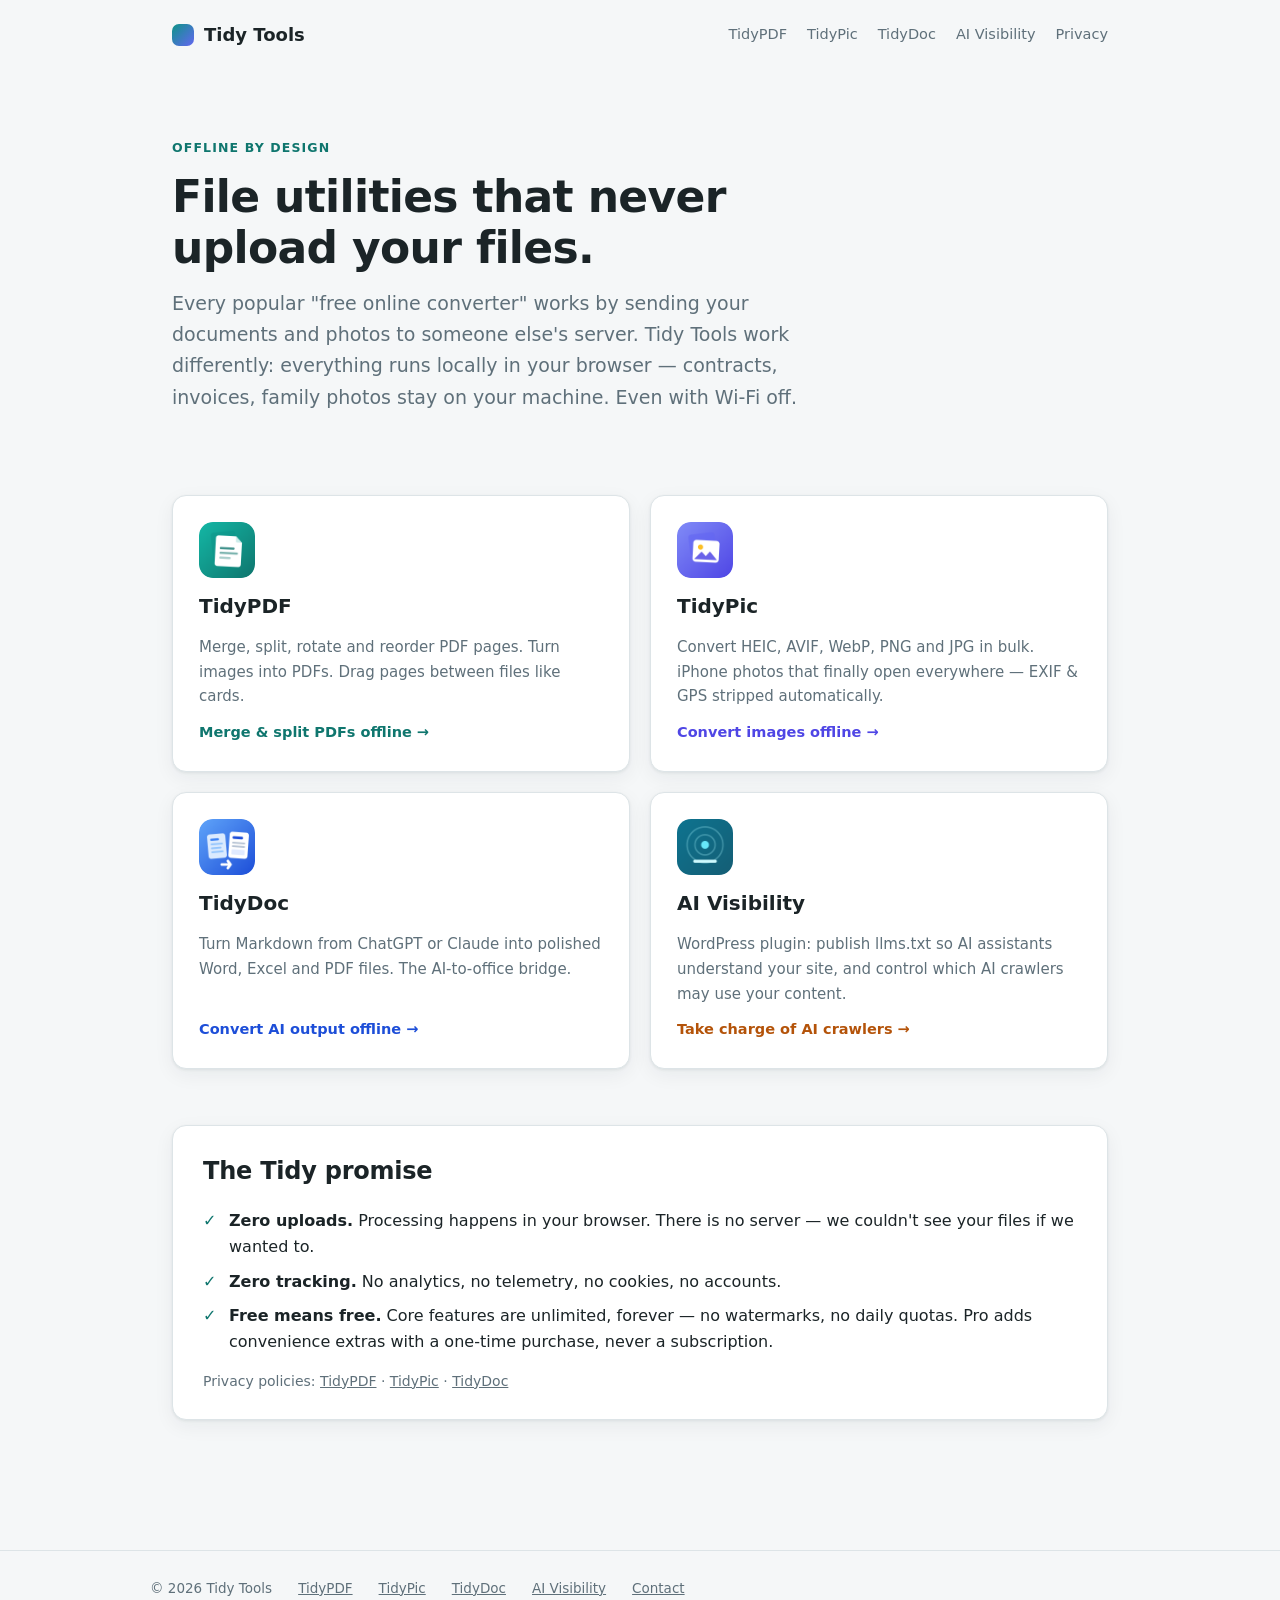
<file: index.html>
<!DOCTYPE html>
<html lang="en">
<head>
<meta charset="utf-8">
<meta name="viewport" content="width=device-width, initial-scale=1">
<meta name="google-site-verification" content="gZ8C0FppIKSD0Gl7gaOeZuVisjBrBZHIXhJTx6Nilac">
<title>Tidy Tools — file utilities that never upload your files</title>
<meta name="description" content="TidyPDF and TidyPic: merge & split PDFs, convert HEIC and other images — 100% offline browser extensions. Your files never leave your device.">
<link rel="stylesheet" href="assets/style.css">
<link rel="icon" href="data:image/svg+xml,<svg xmlns='http://www.w3.org/2000/svg' viewBox='0 0 100 100'><defs><linearGradient id='g' x1='0' y1='0' x2='1' y2='1'><stop offset='0' stop-color='%2314b8a6'/><stop offset='1' stop-color='%236366f1'/></linearGradient></defs><rect width='100' height='100' rx='24' fill='url(%23g)'/><text x='50' y='68' font-size='52' font-weight='bold' font-family='sans-serif' fill='white' text-anchor='middle'>T</text></svg>">
</head>
<body>
<header class="top">
  <a class="wordmark" href="./"><span class="dot"></span>Tidy Tools</a>
  <nav class="top-nav">
    <a href="tidypdf/">TidyPDF</a>
    <a href="tidypic/">TidyPic</a>
    <a href="tidydoc/">TidyDoc</a>
    <a href="aivisibility/">AI Visibility</a>
    <a href="#privacy">Privacy</a>
  </nav>
</header>

<main>
  <section class="hero">
    <span class="kicker">Offline by design</span>
    <h1>File utilities that never upload your files.</h1>
    <p class="lede">Every popular "free online converter" works by sending your documents and photos to someone else's server. Tidy Tools work differently: everything runs locally in your browser — contracts, invoices, family photos stay on your machine. Even with Wi-Fi off.</p>
  </section>

  <section class="products">
    <a class="product-card pdf" href="tidypdf/">
      <img class="icon" src="assets/tidypdf-icon.png" alt="" width="56" height="56">
      <span class="name">TidyPDF</span>
      <span class="desc">Merge, split, rotate and reorder PDF pages. Turn images into PDFs. Drag pages between files like cards.</span>
      <span class="cta">Merge &amp; split PDFs offline →</span>
    </a>
    <a class="product-card pic" href="tidypic/">
      <img class="icon" src="assets/tidypic-icon.png" alt="" width="56" height="56">
      <span class="name">TidyPic</span>
      <span class="desc">Convert HEIC, AVIF, WebP, PNG and JPG in bulk. iPhone photos that finally open everywhere — EXIF &amp; GPS stripped automatically.</span>
      <span class="cta">Convert images offline →</span>
    </a>
    <a class="product-card doc" href="tidydoc/">
      <img class="icon" src="assets/tidydoc-icon.png" alt="" width="56" height="56">
      <span class="name">TidyDoc</span>
      <span class="desc">Turn Markdown from ChatGPT or Claude into polished Word, Excel and PDF files. The AI-to-office bridge.</span>
      <span class="cta">Convert AI output offline →</span>
    </a>
    <a class="product-card aivis" href="aivisibility/">
      <img class="icon" src="assets/aivis-icon.png" alt="" width="56" height="56">
      <span class="name">AI Visibility</span>
      <span class="desc">WordPress plugin: publish llms.txt so AI assistants understand your site, and control which AI crawlers may use your content.</span>
      <span class="cta">Take charge of AI crawlers →</span>
    </a>
  </section>

  <section class="promise" id="privacy">
    <h2 style="margin-top:0">The Tidy promise</h2>
    <ul>
      <li><strong>Zero uploads.</strong> Processing happens in your browser. There is no server — we couldn't see your files if we wanted to.</li>
      <li><strong>Zero tracking.</strong> No analytics, no telemetry, no cookies, no accounts.</li>
      <li><strong>Free means free.</strong> Core features are unlimited, forever — no watermarks, no daily quotas. Pro adds convenience extras with a one-time purchase, never a subscription.</li>
    </ul>
    <p class="muted" style="margin:14px 0 0;font-size:14px">Privacy policies: <a href="tidypdf/privacy.html">TidyPDF</a> · <a href="tidypic/privacy.html">TidyPic</a> · <a href="tidydoc/privacy.html">TidyDoc</a></p>
  </section>
</main>

<footer class="site">
  <div class="inner">
    <span>© 2026 Tidy Tools</span>
    <a href="tidypdf/">TidyPDF</a>
    <a href="tidypic/">TidyPic</a>
    <a href="tidydoc/">TidyDoc</a>
    <a href="aivisibility/">AI Visibility</a>
    <a href="mailto:tidytools.support@gmail.com">Contact</a>
  </div>
</footer>
</body>
</html>
</file>
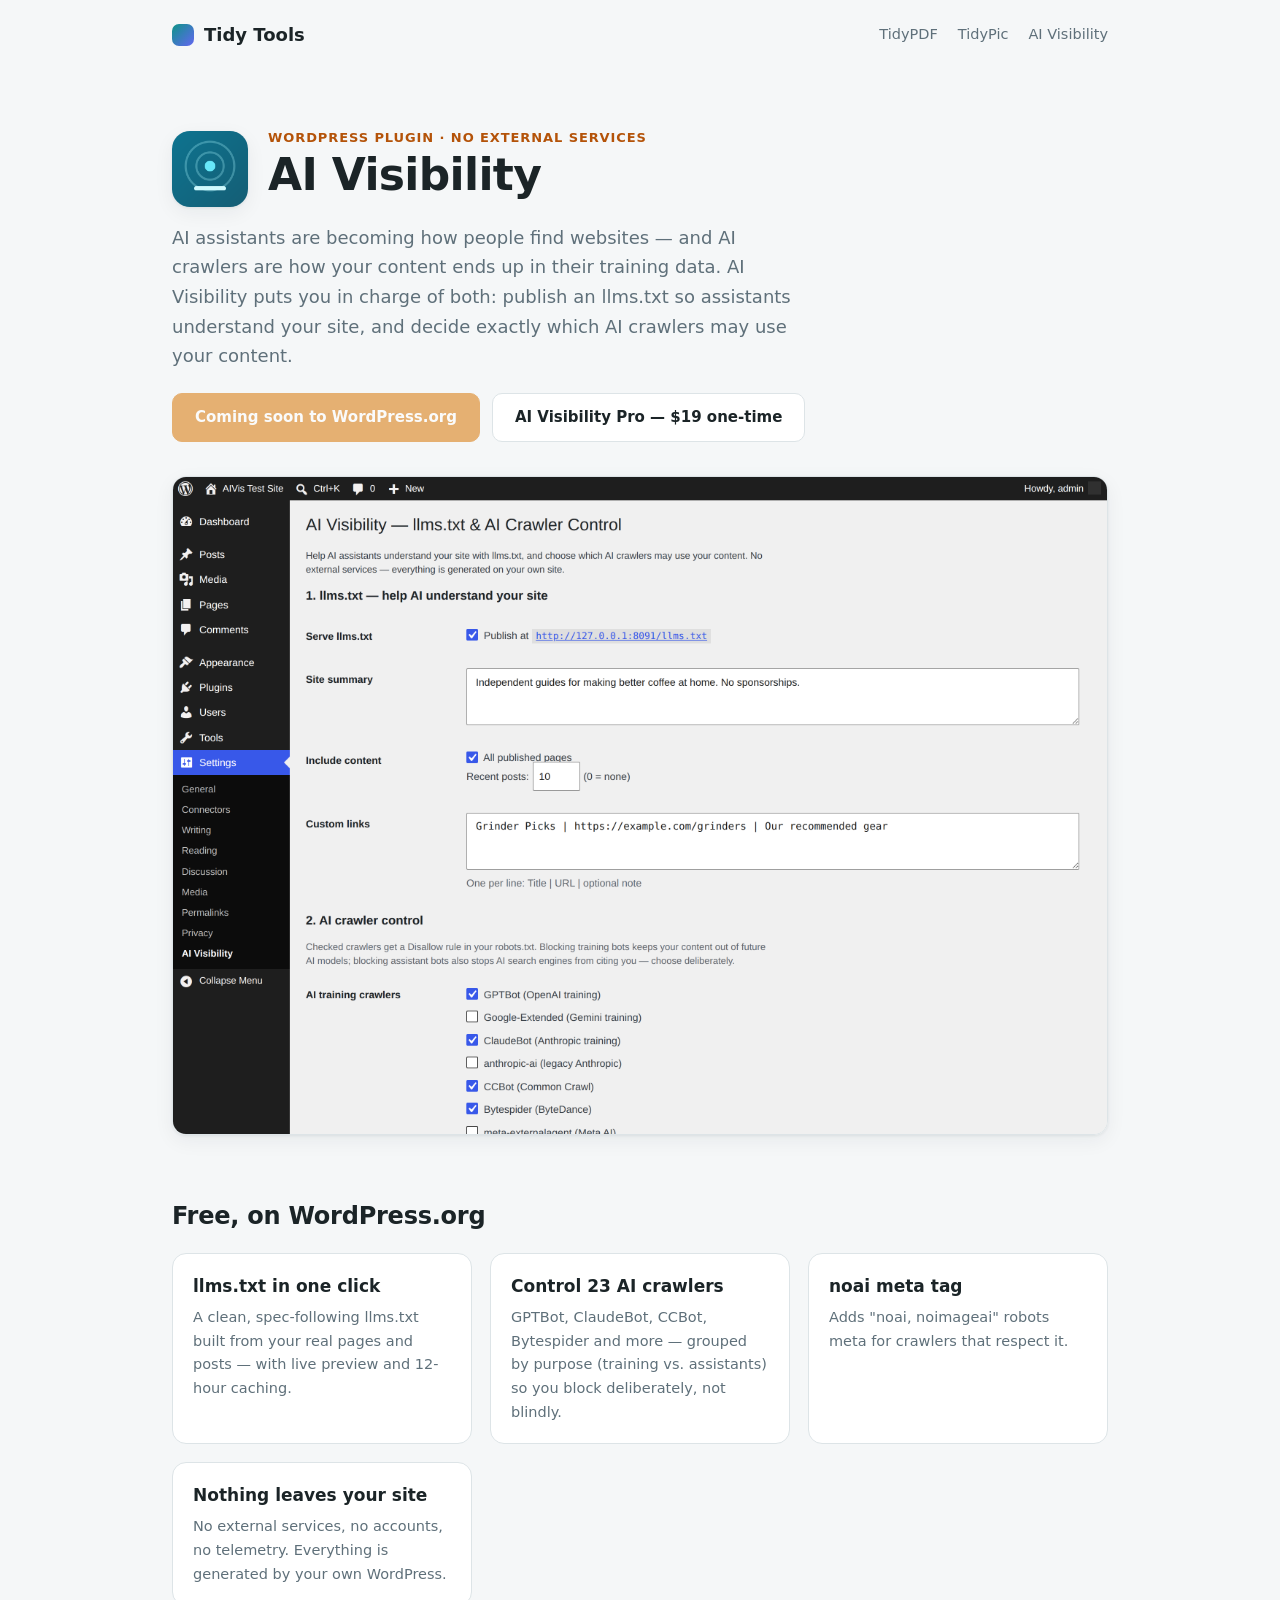
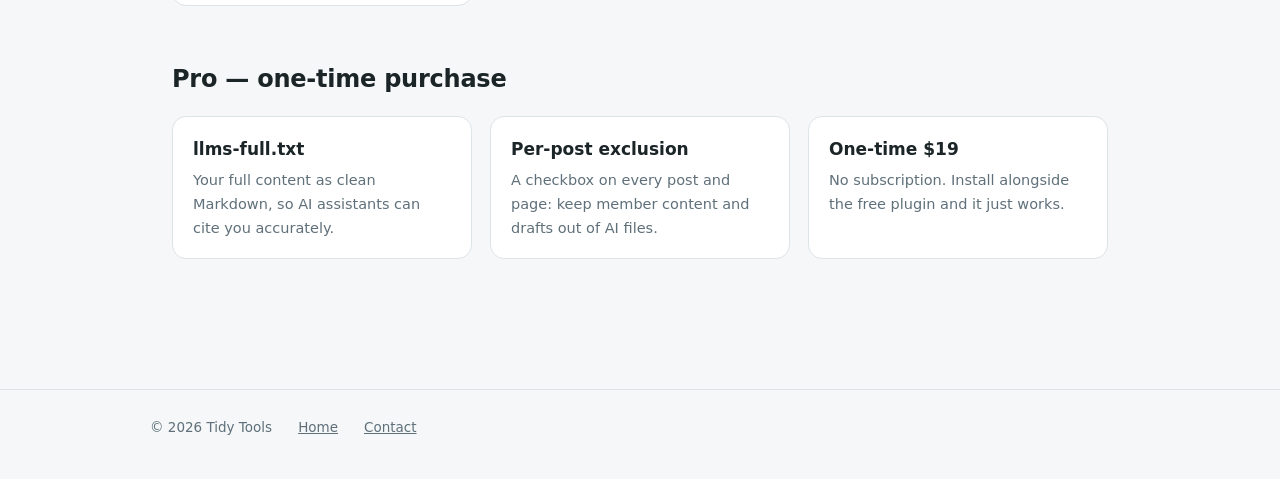
<file: aivisibility/index.html>
<!DOCTYPE html>
<html lang="en" class="page-aivis">
<head>
<meta charset="utf-8">
<meta name="viewport" content="width=device-width, initial-scale=1">
<title>AI Visibility — llms.txt &amp; AI crawler control for WordPress</title>
<meta name="description" content="AI Visibility is a WordPress plugin that generates llms.txt for AI assistants and lets you control 23 AI crawlers via robots.txt. No external services, no data collection.">
<link rel="stylesheet" href="../assets/style.css">
<link rel="icon" href="../assets/aivis-icon.png">
</head>
<body class="page-aivis">
<header class="top">
  <a class="wordmark" href="../"><span class="dot"></span>Tidy Tools</a>
  <nav class="top-nav">
    <a href="../tidypdf/">TidyPDF</a>
    <a href="../tidypic/">TidyPic</a>
    <a href="./">AI Visibility</a>
  </nav>
</header>

<main>
  <section class="prod-hero">
    <img src="../assets/aivis-icon.png" alt="AI Visibility icon">
    <div>
      <span class="tag">WordPress plugin · no external services</span>
      <h1>AI Visibility</h1>
    </div>
  </section>
  <p class="lede muted" style="font-size:18px;max-width:56ch">AI assistants are becoming how people find websites — and AI crawlers are how your content ends up in their training data. AI Visibility puts you in charge of both: publish an llms.txt so assistants understand your site, and decide exactly which AI crawlers may use your content.</p>

  <div class="store-row">
    <!-- TODO: wp.org 过审后把 href 换成真实插件页链接并移除 disabled -->
    <a class="btn primary disabled" href="#">Coming soon to WordPress.org</a>
    <a class="btn" href="https://buy.stripe.com/eVqfZjeCscGOeUY9QXaMU00">AI Visibility Pro — $19 one-time</a>
  </div>

  <figure class="shot">
    <img src="../assets/aivis-shot.png" alt="AI Visibility settings page: llms.txt configuration and AI crawler checkboxes" loading="lazy">
  </figure>

  <h2>Free, on WordPress.org</h2>
  <div class="features">
    <div class="feature"><h3>llms.txt in one click</h3><p>A clean, spec-following llms.txt built from your real pages and posts — with live preview and 12-hour caching.</p></div>
    <div class="feature"><h3>Control 23 AI crawlers</h3><p>GPTBot, ClaudeBot, CCBot, Bytespider and more — grouped by purpose (training vs. assistants) so you block deliberately, not blindly.</p></div>
    <div class="feature"><h3>noai meta tag</h3><p>Adds "noai, noimageai" robots meta for crawlers that respect it.</p></div>
    <div class="feature"><h3>Nothing leaves your site</h3><p>No external services, no accounts, no telemetry. Everything is generated by your own WordPress.</p></div>
  </div>

  <h2>Pro — one-time purchase</h2>
  <div class="features">
    <div class="feature"><h3>llms-full.txt</h3><p>Your full content as clean Markdown, so AI assistants can cite you accurately.</p></div>
    <div class="feature"><h3>Per-post exclusion</h3><p>A checkbox on every post and page: keep member content and drafts out of AI files.</p></div>
    <div class="feature"><h3>One-time $19</h3><p>No subscription. Install alongside the free plugin and it just works.</p></div>
  </div>
</main>

<footer class="site">
  <div class="inner">
    <span>© 2026 Tidy Tools</span>
    <a href="../">Home</a>
    <a href="mailto:tidytools.support@gmail.com">Contact</a>
  </div>
</footer>
</body>
</html>
</file>
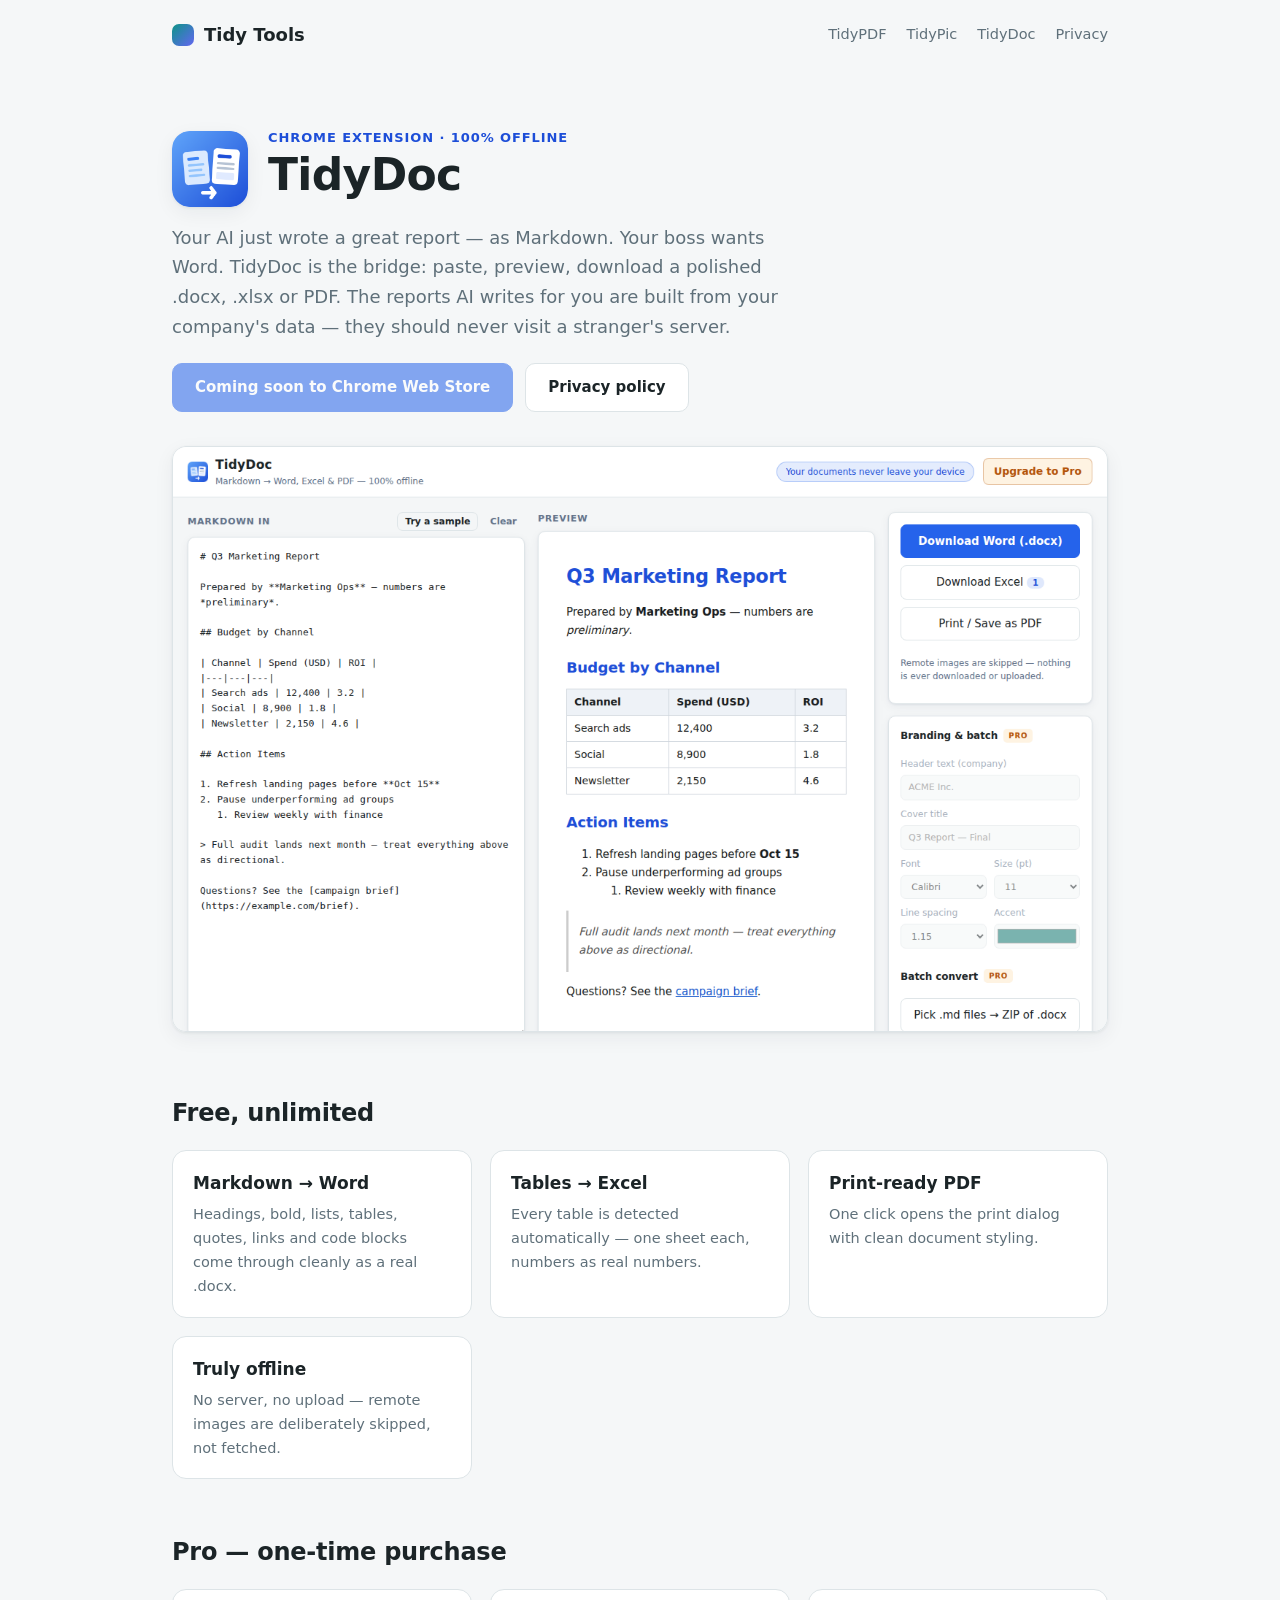
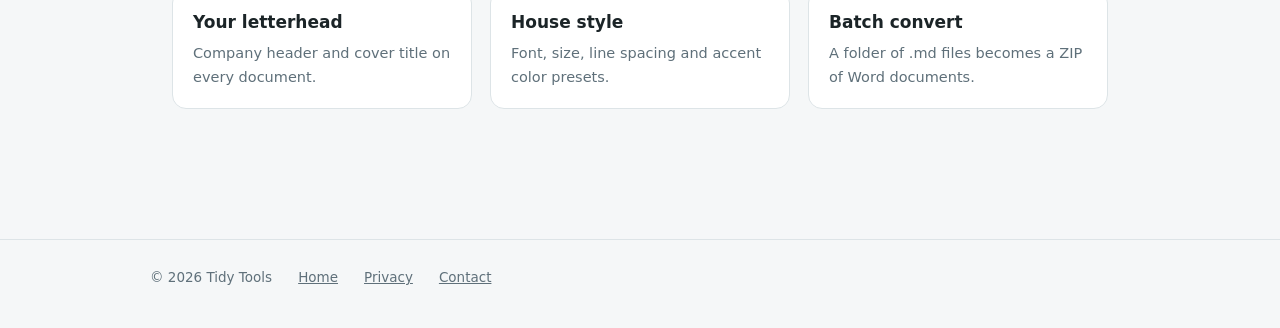
<file: tidydoc/index.html>
<!DOCTYPE html>
<html lang="en" class="page-doc">
<head>
<meta charset="utf-8">
<meta name="viewport" content="width=device-width, initial-scale=1">
<title>TidyDoc — Markdown to Word, Excel & PDF, 100% offline</title>
<meta name="description" content="TidyDoc turns Markdown from ChatGPT, Claude or any AI into polished Word, Excel and PDF files — entirely in your browser. Nothing is ever uploaded.">
<link rel="stylesheet" href="../assets/style.css">
<link rel="icon" href="../assets/tidydoc-icon.png">
</head>
<body class="page-doc">
<header class="top">
  <a class="wordmark" href="../"><span class="dot"></span>Tidy Tools</a>
  <nav class="top-nav">
    <a href="../tidypdf/">TidyPDF</a>
    <a href="../tidypic/">TidyPic</a>
    <a href="./">TidyDoc</a>
    <a href="privacy.html">Privacy</a>
  </nav>
</header>

<main>
  <section class="prod-hero">
    <img src="../assets/tidydoc-icon.png" alt="TidyDoc icon">
    <div>
      <span class="tag">Chrome extension · 100% offline</span>
      <h1>TidyDoc</h1>
    </div>
  </section>
  <p class="lede muted" style="font-size:18px;max-width:56ch">Your AI just wrote a great report — as Markdown. Your boss wants Word. TidyDoc is the bridge: paste, preview, download a polished .docx, .xlsx or PDF. The reports AI writes for you are built from your company's data — they should never visit a stranger's server.</p>

  <div class="store-row">
    <!-- TODO: 上架后把 href 换成真实 Chrome Web Store 链接并移除 disabled -->
    <a class="btn primary disabled" href="#">Coming soon to Chrome Web Store</a>
    <a class="btn" href="privacy.html">Privacy policy</a>
  </div>

  <figure class="shot">
    <img src="../assets/tidydoc-shot.png" alt="TidyDoc interface: Markdown pasted on the left, polished document preview on the right, download buttons for Word, Excel and PDF" loading="lazy">
  </figure>

  <h2>Free, unlimited</h2>
  <div class="features">
    <div class="feature"><h3>Markdown → Word</h3><p>Headings, bold, lists, tables, quotes, links and code blocks come through cleanly as a real .docx.</p></div>
    <div class="feature"><h3>Tables → Excel</h3><p>Every table is detected automatically — one sheet each, numbers as real numbers.</p></div>
    <div class="feature"><h3>Print-ready PDF</h3><p>One click opens the print dialog with clean document styling.</p></div>
    <div class="feature"><h3>Truly offline</h3><p>No server, no upload — remote images are deliberately skipped, not fetched.</p></div>
  </div>

  <h2>Pro — one-time purchase</h2>
  <div class="features">
    <div class="feature"><h3>Your letterhead</h3><p>Company header and cover title on every document.</p></div>
    <div class="feature"><h3>House style</h3><p>Font, size, line spacing and accent color presets.</p></div>
    <div class="feature"><h3>Batch convert</h3><p>A folder of .md files becomes a ZIP of Word documents.</p></div>
  </div>
</main>

<footer class="site">
  <div class="inner">
    <span>© 2026 Tidy Tools</span>
    <a href="../">Home</a>
    <a href="privacy.html">Privacy</a>
    <a href="mailto:tidytools.support@gmail.com">Contact</a>
  </div>
</footer>
</body>
</html>
</file>
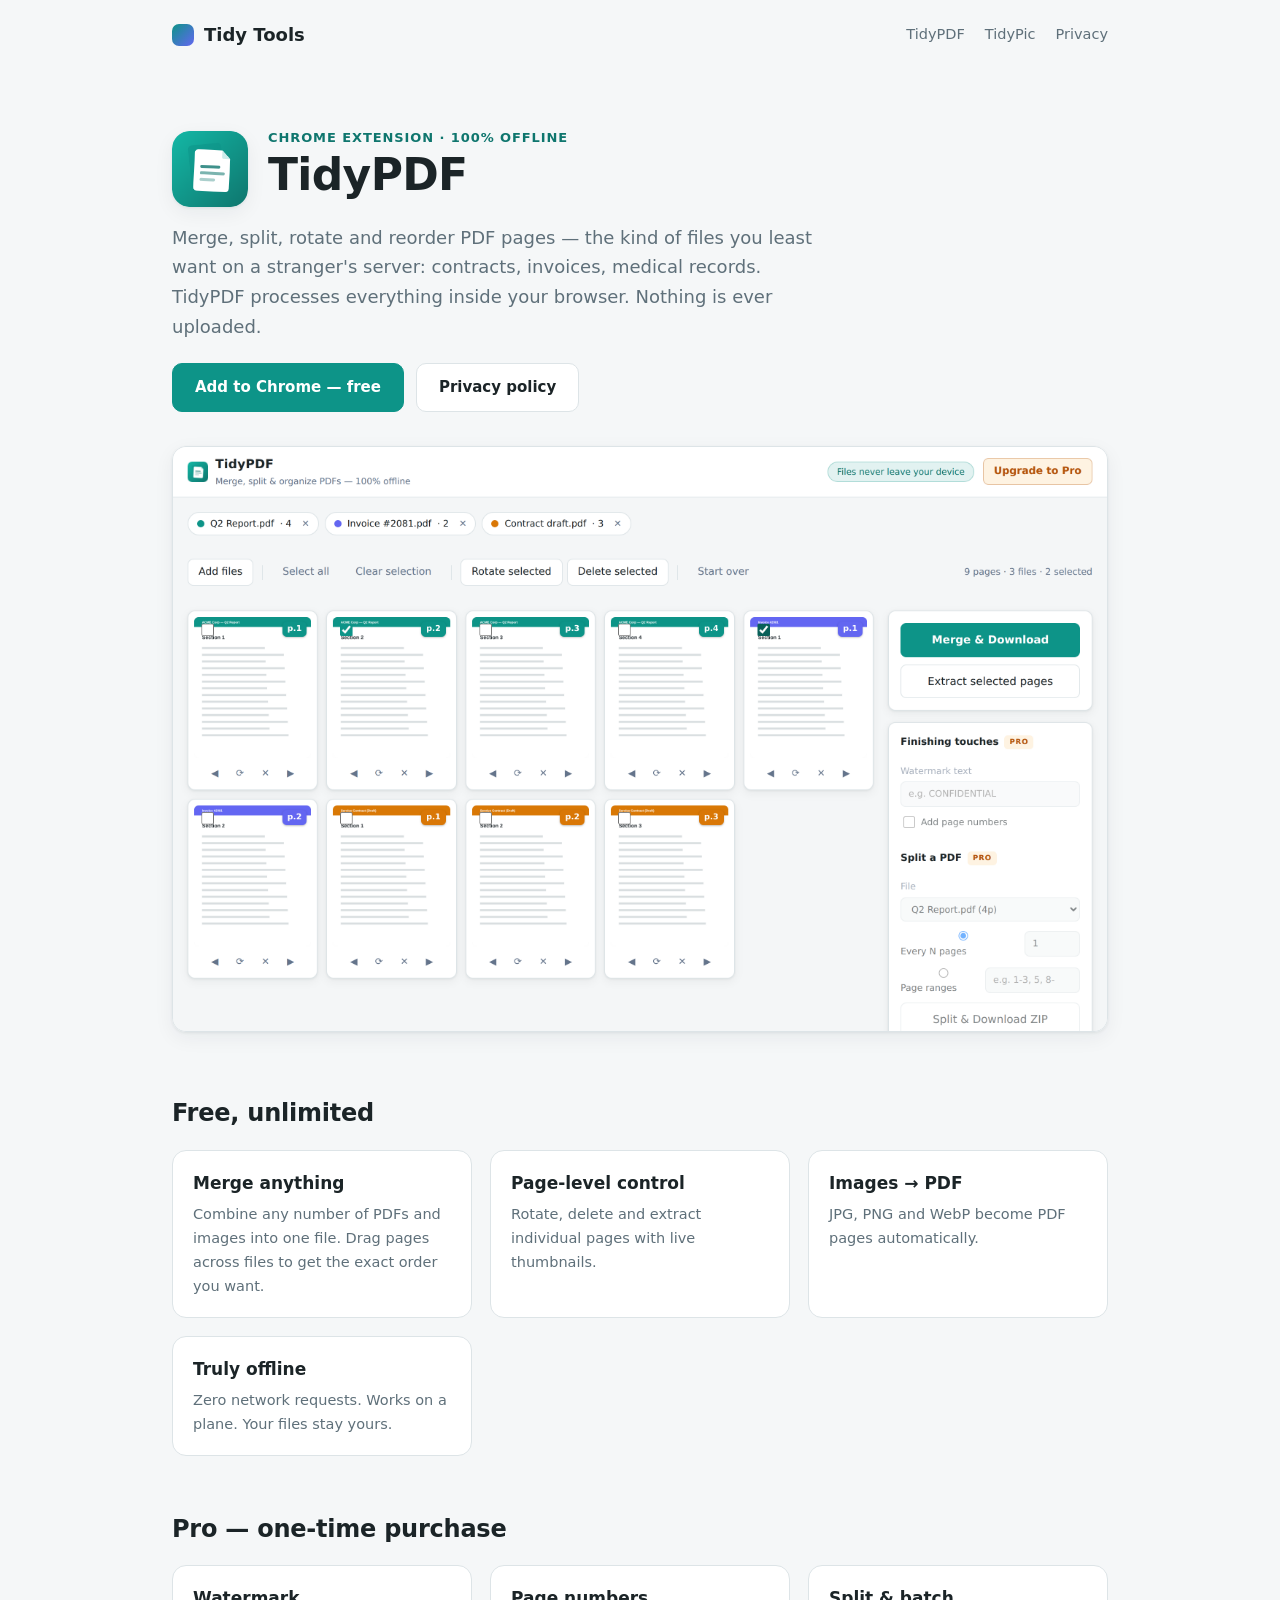
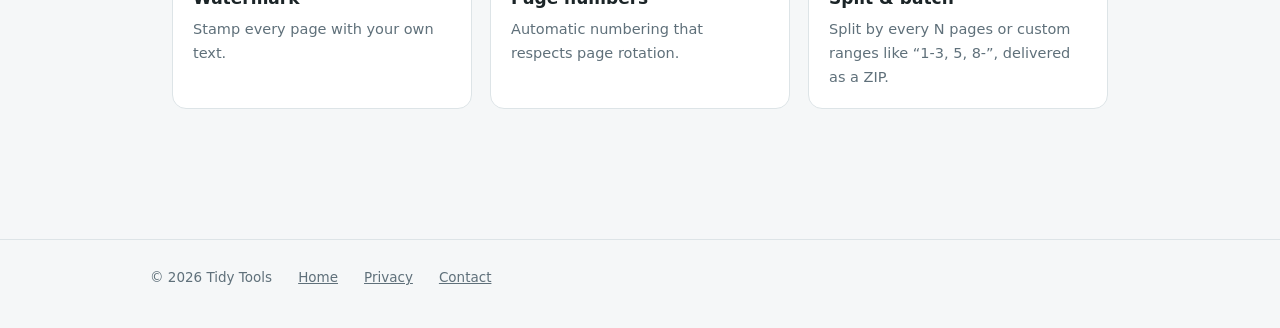
<file: tidypdf/index.html>
<!DOCTYPE html>
<html lang="en" class="page-pdf">
<head>
<meta charset="utf-8">
<meta name="viewport" content="width=device-width, initial-scale=1">
<title>TidyPDF — merge, split & organize PDFs, 100% offline</title>
<meta name="description" content="TidyPDF is a Chrome extension that merges, splits, rotates and reorders PDF pages entirely in your browser. Files never leave your device.">
<link rel="stylesheet" href="../assets/style.css">
<link rel="icon" href="../assets/tidypdf-icon.png">
</head>
<body class="page-pdf">
<header class="top">
  <a class="wordmark" href="../"><span class="dot"></span>Tidy Tools</a>
  <nav class="top-nav">
    <a href="./">TidyPDF</a>
    <a href="../tidypic/">TidyPic</a>
    <a href="privacy.html">Privacy</a>
  </nav>
</header>

<main>
  <section class="prod-hero">
    <img src="../assets/tidypdf-icon.png" alt="TidyPDF icon">
    <div>
      <span class="tag">Chrome extension · 100% offline</span>
      <h1>TidyPDF</h1>
    </div>
  </section>
  <p class="lede muted" style="font-size:18px;max-width:56ch">Merge, split, rotate and reorder PDF pages — the kind of files you least want on a stranger's server: contracts, invoices, medical records. TidyPDF processes everything inside your browser. Nothing is ever uploaded.</p>

  <div class="store-row">
    <a class="btn primary" href="https://chromewebstore.google.com/detail/tidypdf-merge-split-pdf-%E2%80%94/mfbgjjmggecfehcdohmlbolcfbbmjncd">Add to Chrome — free</a>
    <a class="btn" href="privacy.html">Privacy policy</a>
  </div>

  <figure class="shot">
    <img src="../assets/tidypdf-shot.png" alt="TidyPDF interface: page thumbnails from three PDF files being reordered before merging" loading="lazy">
  </figure>

  <h2>Free, unlimited</h2>
  <div class="features">
    <div class="feature"><h3>Merge anything</h3><p>Combine any number of PDFs and images into one file. Drag pages across files to get the exact order you want.</p></div>
    <div class="feature"><h3>Page-level control</h3><p>Rotate, delete and extract individual pages with live thumbnails.</p></div>
    <div class="feature"><h3>Images → PDF</h3><p>JPG, PNG and WebP become PDF pages automatically.</p></div>
    <div class="feature"><h3>Truly offline</h3><p>Zero network requests. Works on a plane. Your files stay yours.</p></div>
  </div>

  <h2>Pro — one-time purchase</h2>
  <div class="features">
    <div class="feature"><h3>Watermark</h3><p>Stamp every page with your own text.</p></div>
    <div class="feature"><h3>Page numbers</h3><p>Automatic numbering that respects page rotation.</p></div>
    <div class="feature"><h3>Split &amp; batch</h3><p>Split by every N pages or custom ranges like “1-3, 5, 8-”, delivered as a ZIP.</p></div>
  </div>
</main>

<footer class="site">
  <div class="inner">
    <span>© 2026 Tidy Tools</span>
    <a href="../">Home</a>
    <a href="privacy.html">Privacy</a>
    <a href="mailto:tidytools.support@gmail.com">Contact</a>
  </div>
</footer>
</body>
</html>
</file>
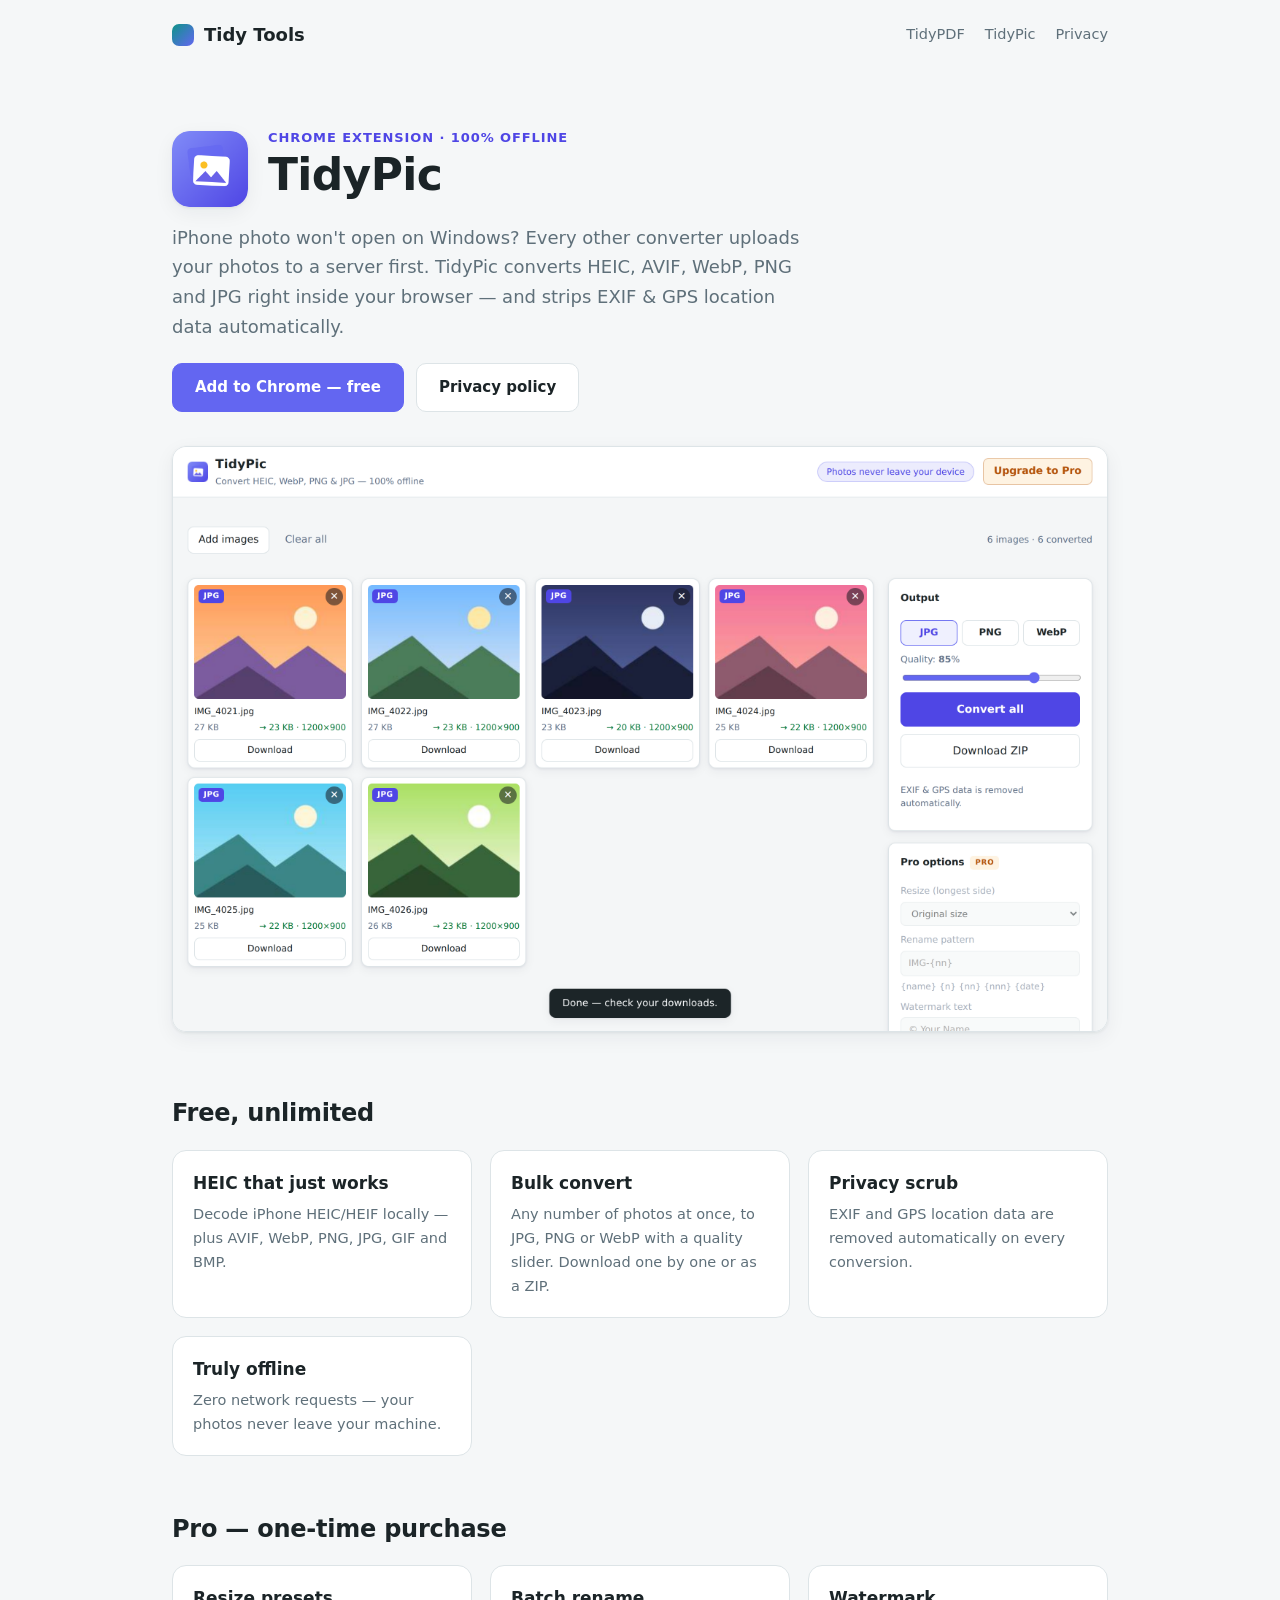
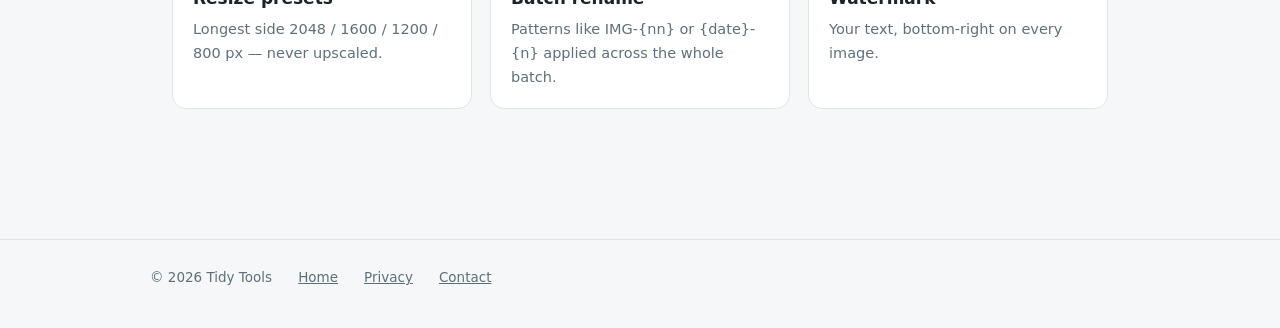
<file: tidypic/index.html>
<!DOCTYPE html>
<html lang="en" class="page-pic">
<head>
<meta charset="utf-8">
<meta name="viewport" content="width=device-width, initial-scale=1">
<title>TidyPic — HEIC to JPG & image converter, 100% offline</title>
<meta name="description" content="TidyPic is a Chrome extension that converts HEIC, AVIF, WebP, PNG and JPG in bulk, entirely in your browser. Photos never leave your device, EXIF/GPS removed automatically.">
<link rel="stylesheet" href="../assets/style.css">
<link rel="icon" href="../assets/tidypic-icon.png">
</head>
<body class="page-pic">
<header class="top">
  <a class="wordmark" href="../"><span class="dot"></span>Tidy Tools</a>
  <nav class="top-nav">
    <a href="../tidypdf/">TidyPDF</a>
    <a href="./">TidyPic</a>
    <a href="privacy.html">Privacy</a>
  </nav>
</header>

<main>
  <section class="prod-hero">
    <img src="../assets/tidypic-icon.png" alt="TidyPic icon">
    <div>
      <span class="tag">Chrome extension · 100% offline</span>
      <h1>TidyPic</h1>
    </div>
  </section>
  <p class="lede muted" style="font-size:18px;max-width:56ch">iPhone photo won't open on Windows? Every other converter uploads your photos to a server first. TidyPic converts HEIC, AVIF, WebP, PNG and JPG right inside your browser — and strips EXIF &amp; GPS location data automatically.</p>

  <div class="store-row">
    <a class="btn primary" href="https://chromewebstore.google.com/detail/tidypic-heic-to-jpg-image/enpkilndcccgabancelfmabeboamonfg">Add to Chrome — free</a>
    <a class="btn" href="privacy.html">Privacy policy</a>
  </div>

  <figure class="shot">
    <img src="../assets/tidypic-shot.png" alt="TidyPic interface: six photos converted to JPG with size savings shown" loading="lazy">
  </figure>

  <h2>Free, unlimited</h2>
  <div class="features">
    <div class="feature"><h3>HEIC that just works</h3><p>Decode iPhone HEIC/HEIF locally — plus AVIF, WebP, PNG, JPG, GIF and BMP.</p></div>
    <div class="feature"><h3>Bulk convert</h3><p>Any number of photos at once, to JPG, PNG or WebP with a quality slider. Download one by one or as a ZIP.</p></div>
    <div class="feature"><h3>Privacy scrub</h3><p>EXIF and GPS location data are removed automatically on every conversion.</p></div>
    <div class="feature"><h3>Truly offline</h3><p>Zero network requests — your photos never leave your machine.</p></div>
  </div>

  <h2>Pro — one-time purchase</h2>
  <div class="features">
    <div class="feature"><h3>Resize presets</h3><p>Longest side 2048 / 1600 / 1200 / 800 px — never upscaled.</p></div>
    <div class="feature"><h3>Batch rename</h3><p>Patterns like IMG-{nn} or {date}-{n} applied across the whole batch.</p></div>
    <div class="feature"><h3>Watermark</h3><p>Your text, bottom-right on every image.</p></div>
  </div>
</main>

<footer class="site">
  <div class="inner">
    <span>© 2026 Tidy Tools</span>
    <a href="../">Home</a>
    <a href="privacy.html">Privacy</a>
    <a href="mailto:tidytools.support@gmail.com">Contact</a>
  </div>
</footer>
</body>
</html>
</file>
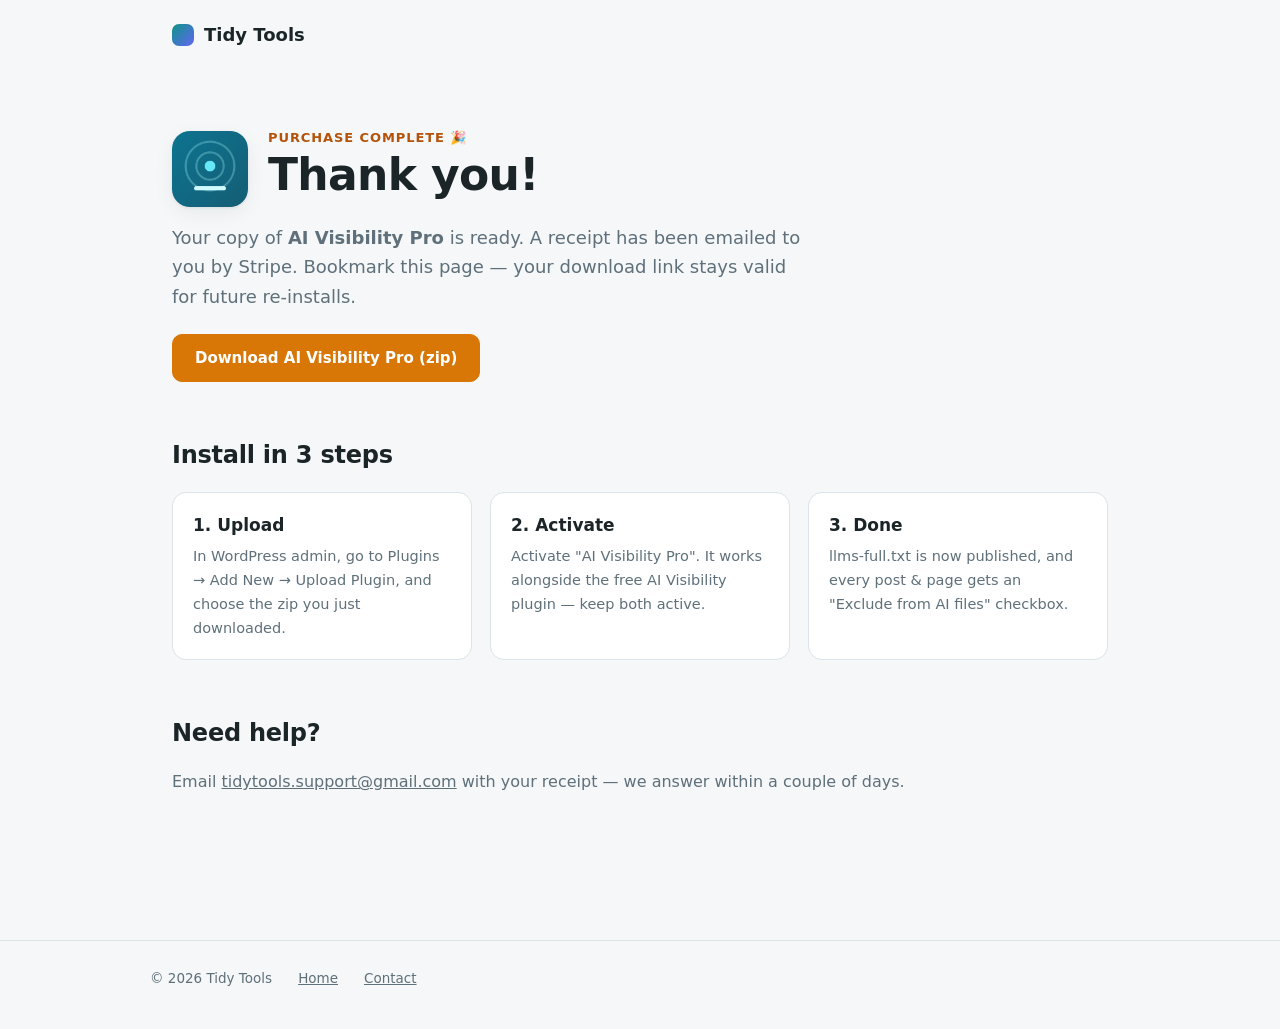
<file: aivisibility/dl-19c4f0c001f3/index.html>
<!DOCTYPE html>
<html lang="en" class="page-aivis">
<head>
<meta charset="utf-8">
<meta name="viewport" content="width=device-width, initial-scale=1">
<meta name="robots" content="noindex, nofollow">
<title>Thank you — AI Visibility Pro download</title>
<link rel="stylesheet" href="../../assets/style.css">
<link rel="icon" href="../../assets/aivis-icon.png">
</head>
<body class="page-aivis">
<header class="top">
  <a class="wordmark" href="../../"><span class="dot"></span>Tidy Tools</a>
</header>

<main>
  <section class="prod-hero">
    <img src="../../assets/aivis-icon.png" alt="AI Visibility icon">
    <div>
      <span class="tag">Purchase complete 🎉</span>
      <h1>Thank you!</h1>
    </div>
  </section>
  <p class="lede muted" style="font-size:18px;max-width:56ch">Your copy of <strong>AI Visibility Pro</strong> is ready. A receipt has been emailed to you by Stripe. Bookmark this page — your download link stays valid for future re-installs.</p>

  <div class="store-row">
    <a class="btn primary" id="dlbtn" href="#">Download AI Visibility Pro (zip)</a>
  </div>
  <script>
    // 下载直链由脚本运行时拼装，避免被批量抓取
    document.getElementById('dlbtn').href =
      'https://drive.google.com/uc?export=download&id=' + atob('MW5NUkdMUWFWZzJZTERtcmJiVWpYcllSZEJ2RWYzVkho');
  </script>

  <h2>Install in 3 steps</h2>
  <div class="features">
    <div class="feature"><h3>1. Upload</h3><p>In WordPress admin, go to Plugins → Add New → Upload Plugin, and choose the zip you just downloaded.</p></div>
    <div class="feature"><h3>2. Activate</h3><p>Activate "AI Visibility Pro". It works alongside the free AI Visibility plugin — keep both active.</p></div>
    <div class="feature"><h3>3. Done</h3><p>llms-full.txt is now published, and every post &amp; page gets an "Exclude from AI files" checkbox.</p></div>
  </div>

  <h2>Need help?</h2>
  <p class="muted">Email <a href="mailto:tidytools.support@gmail.com">tidytools.support@gmail.com</a> with your receipt — we answer within a couple of days.</p>
</main>

<footer class="site">
  <div class="inner">
    <span>© 2026 Tidy Tools</span>
    <a href="../../">Home</a>
    <a href="mailto:tidytools.support@gmail.com">Contact</a>
  </div>
</footer>
</body>
</html>
</file>
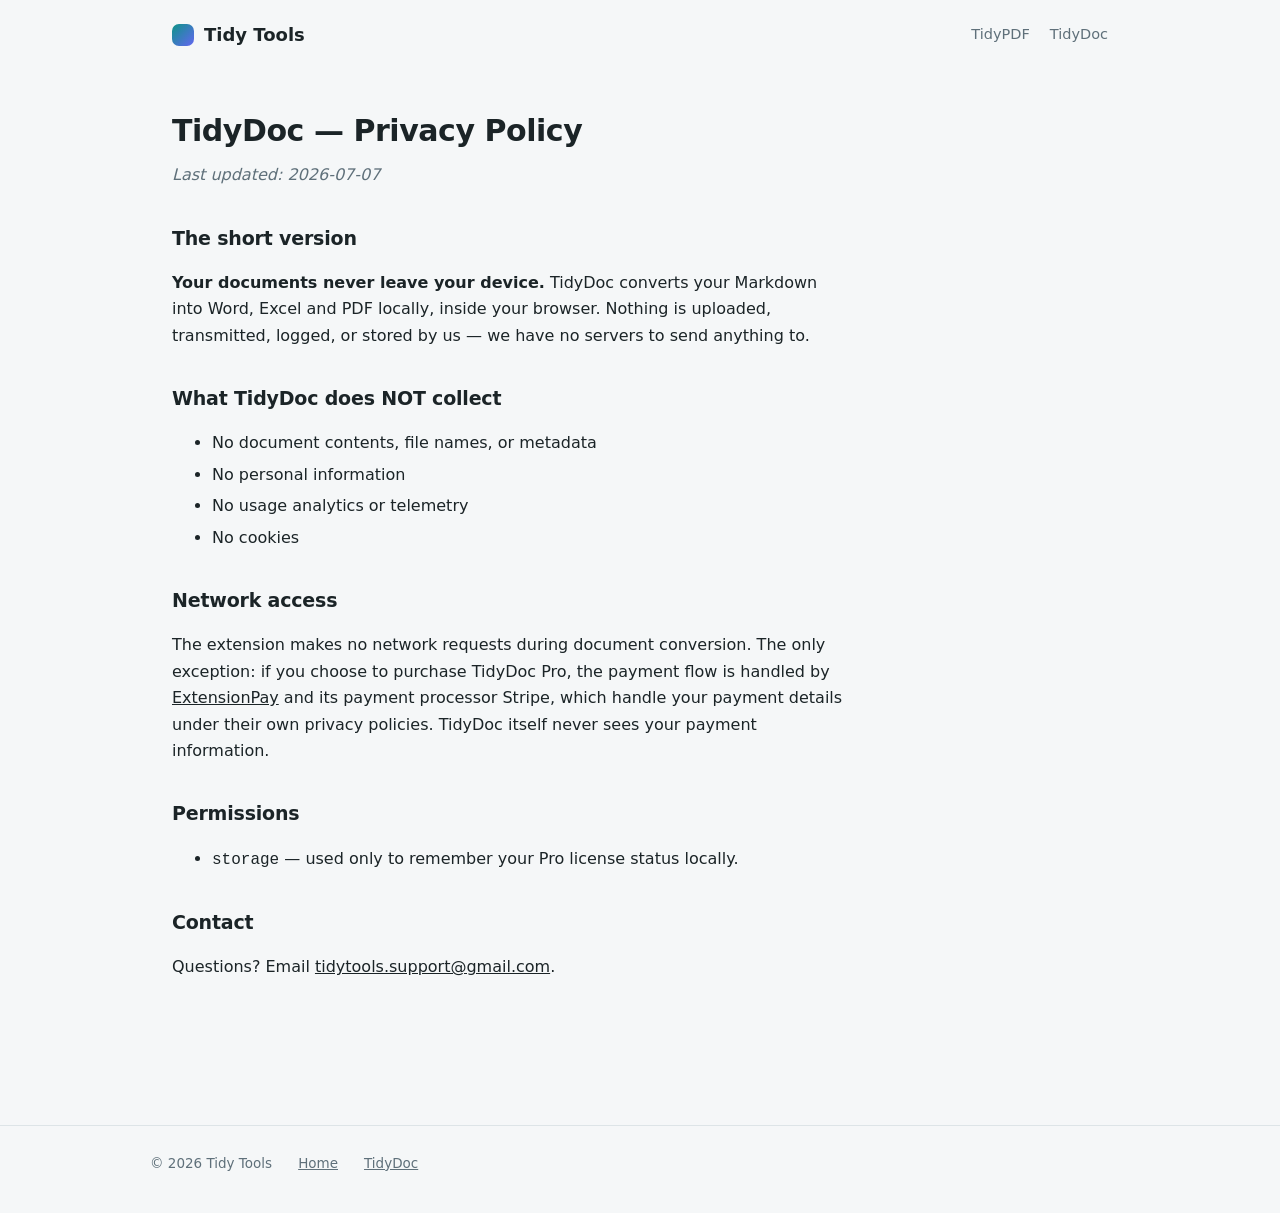
<file: tidydoc/privacy.html>
<!DOCTYPE html>
<html lang="en" class="page-pic">
<head>
<meta charset="utf-8">
<meta name="viewport" content="width=device-width, initial-scale=1">
<title>TidyDoc — Privacy Policy</title>
<link rel="stylesheet" href="../assets/style.css">
<link rel="icon" href="../assets/tidydoc-icon.png">
</head>
<body class="page-pic">
<header class="top">
  <a class="wordmark" href="../"><span class="dot"></span>Tidy Tools</a>
  <nav class="top-nav"><a href="../tidypdf/">TidyPDF</a><a href="./">TidyDoc</a></nav>
</header>
<main>
<article class="legal">
<h1>TidyDoc — Privacy Policy</h1>
<p class="muted"><em>Last updated: 2026-07-07</em></p>

<h2>The short version</h2>
<p><strong>Your documents never leave your device.</strong> TidyDoc converts your Markdown into Word, Excel and PDF locally, inside your browser. Nothing is uploaded, transmitted, logged, or stored by us — we have no servers to send anything to.</p>

<h2>What TidyDoc does NOT collect</h2>
<ul>
  <li>No document contents, file names, or metadata</li>
  <li>No personal information</li>
  <li>No usage analytics or telemetry</li>
  <li>No cookies</li>
</ul>

<h2>Network access</h2>
<p>The extension makes no network requests during document conversion. The only exception: if you choose to purchase TidyDoc Pro, the payment flow is handled by <a href="https://extensionpay.com">ExtensionPay</a> and its payment processor Stripe, which handle your payment details under their own privacy policies. TidyDoc itself never sees your payment information.</p>

<h2>Permissions</h2>
<ul>
  <li><code>storage</code> — used only to remember your Pro license status locally.</li>
</ul>


<h2>Contact</h2>
<p>Questions? Email <a href="mailto:tidytools.support@gmail.com">tidytools.support@gmail.com</a>.</p>
</article>
</main>
<footer class="site">
  <div class="inner"><span>© 2026 Tidy Tools</span><a href="../">Home</a><a href="./">TidyDoc</a></div>
</footer>
</body>
</html>
</file>
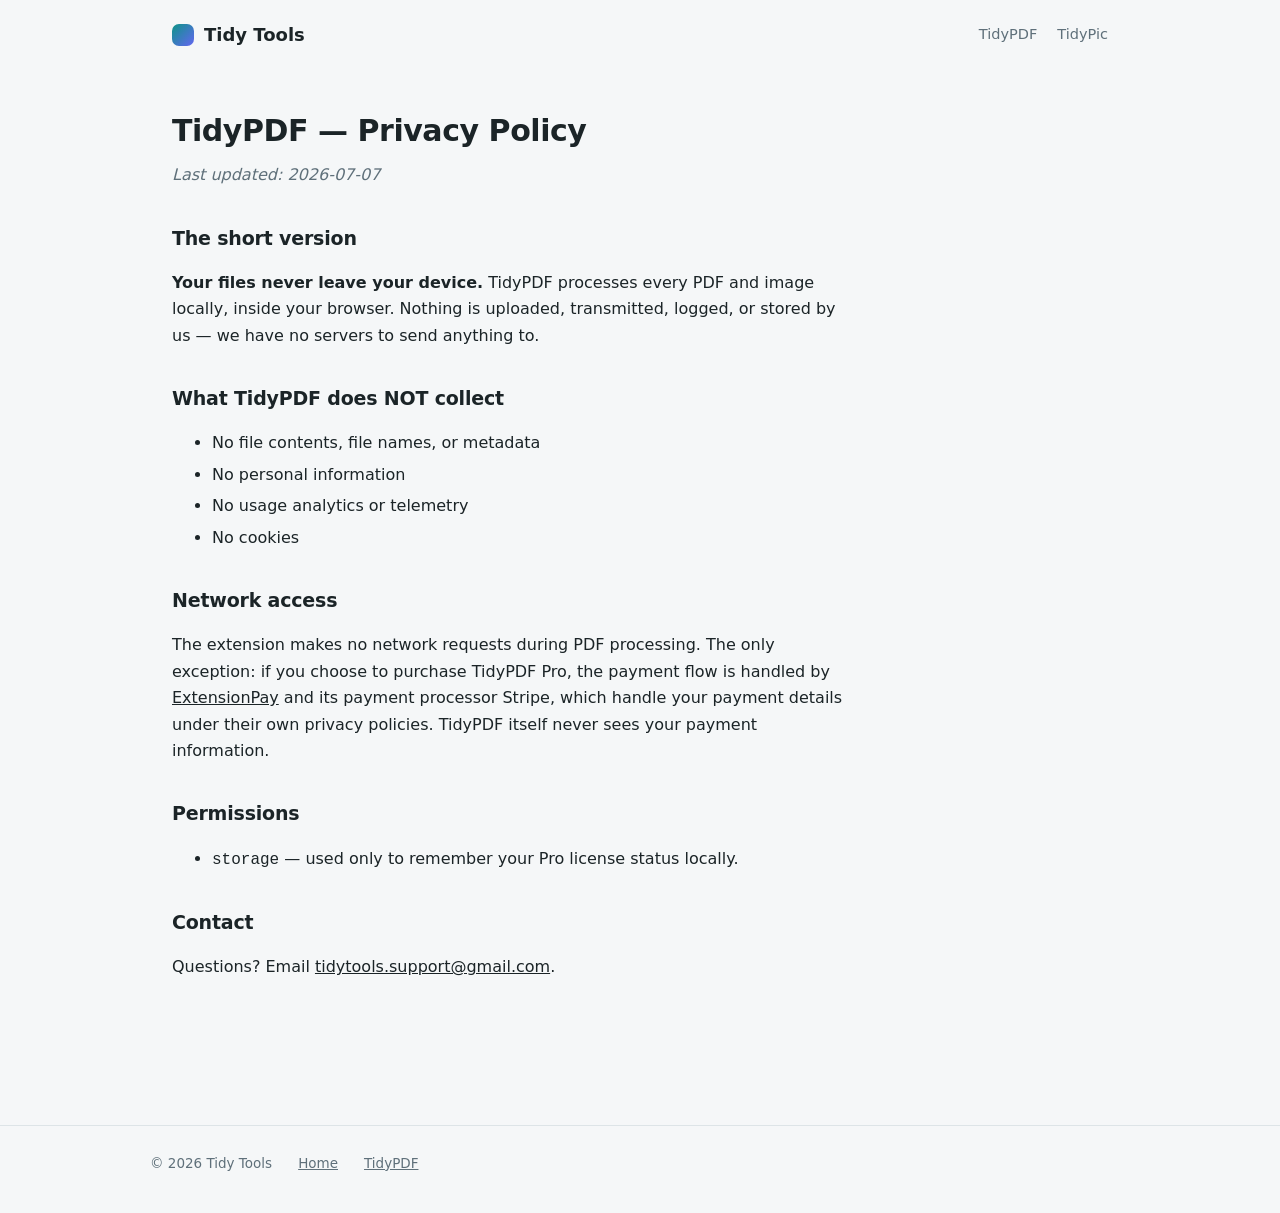
<file: tidypdf/privacy.html>
<!DOCTYPE html>
<html lang="en" class="page-pdf">
<head>
<meta charset="utf-8">
<meta name="viewport" content="width=device-width, initial-scale=1">
<title>TidyPDF — Privacy Policy</title>
<link rel="stylesheet" href="../assets/style.css">
<link rel="icon" href="../assets/tidypdf-icon.png">
</head>
<body class="page-pdf">
<header class="top">
  <a class="wordmark" href="../"><span class="dot"></span>Tidy Tools</a>
  <nav class="top-nav"><a href="./">TidyPDF</a><a href="../tidypic/">TidyPic</a></nav>
</header>
<main>
<article class="legal">
<h1>TidyPDF — Privacy Policy</h1>
<p class="muted"><em>Last updated: 2026-07-07</em></p>

<h2>The short version</h2>
<p><strong>Your files never leave your device.</strong> TidyPDF processes every PDF and image locally, inside your browser. Nothing is uploaded, transmitted, logged, or stored by us — we have no servers to send anything to.</p>

<h2>What TidyPDF does NOT collect</h2>
<ul>
  <li>No file contents, file names, or metadata</li>
  <li>No personal information</li>
  <li>No usage analytics or telemetry</li>
  <li>No cookies</li>
</ul>

<h2>Network access</h2>
<p>The extension makes no network requests during PDF processing. The only exception: if you choose to purchase TidyPDF Pro, the payment flow is handled by <a href="https://extensionpay.com">ExtensionPay</a> and its payment processor Stripe, which handle your payment details under their own privacy policies. TidyPDF itself never sees your payment information.</p>

<h2>Permissions</h2>
<ul>
  <li><code>storage</code> — used only to remember your Pro license status locally.</li>
</ul>

<h2>Contact</h2>
<p>Questions? Email <a href="mailto:tidytools.support@gmail.com">tidytools.support@gmail.com</a>.</p>
</article>
</main>
<footer class="site">
  <div class="inner"><span>© 2026 Tidy Tools</span><a href="../">Home</a><a href="./">TidyPDF</a></div>
</footer>
</body>
</html>
</file>
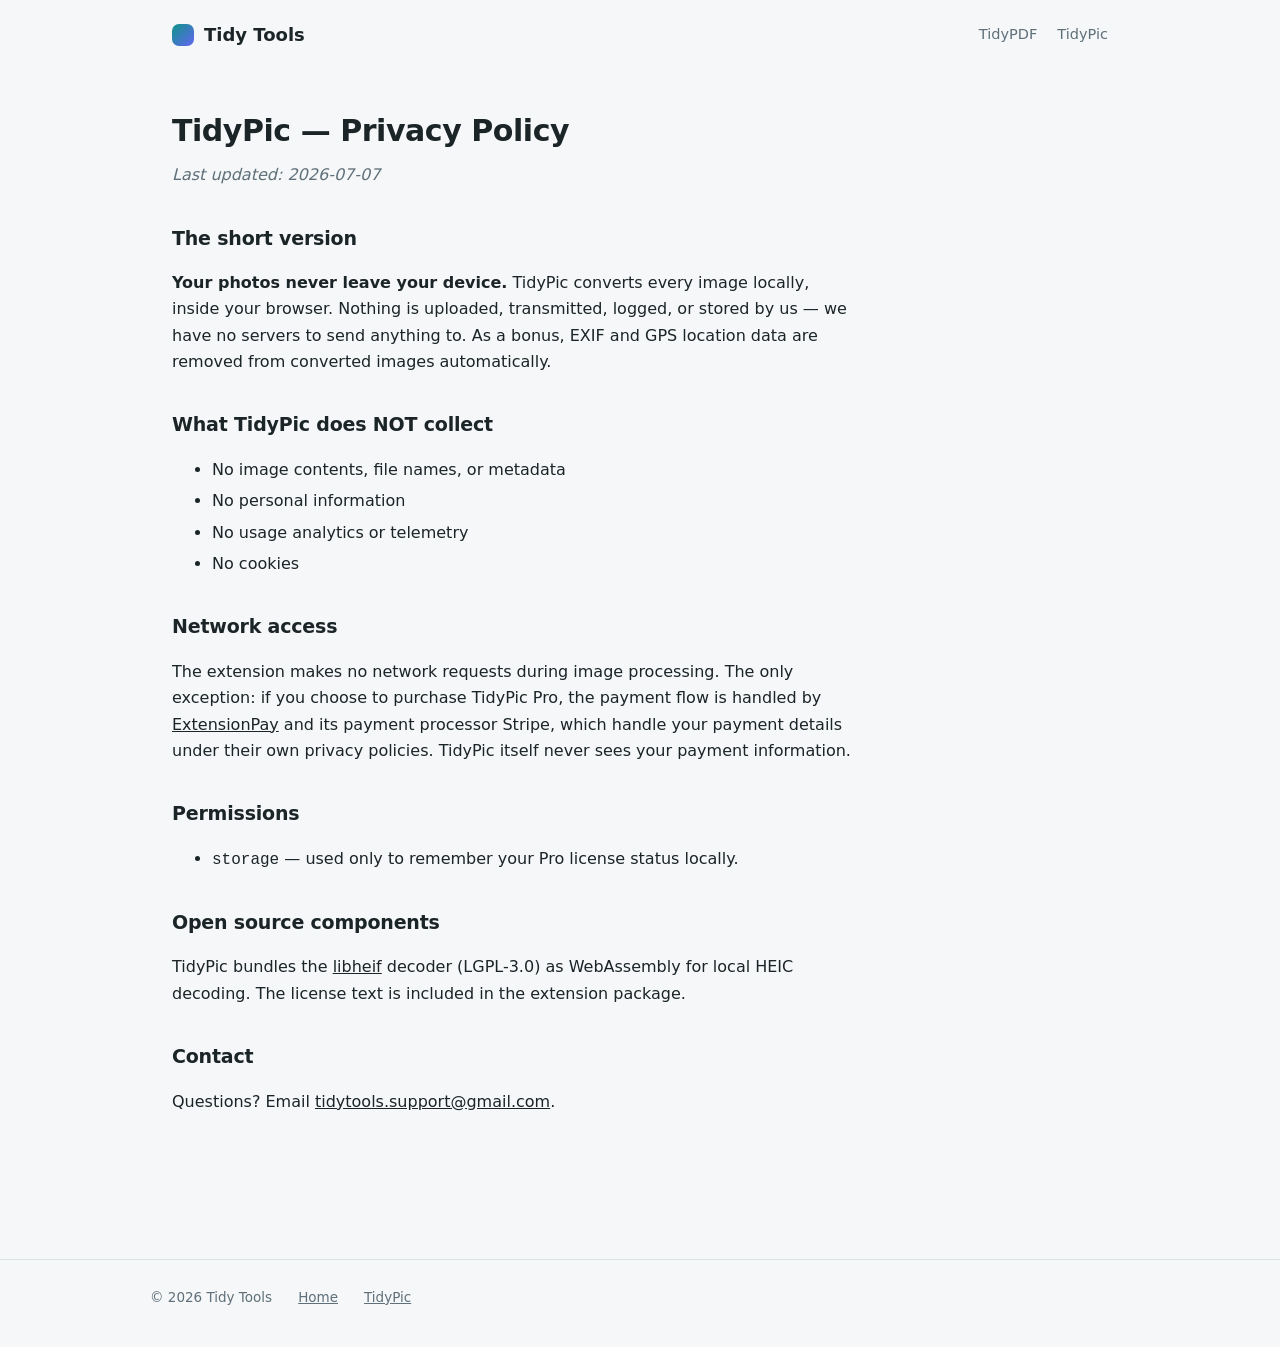
<file: tidypic/privacy.html>
<!DOCTYPE html>
<html lang="en" class="page-pic">
<head>
<meta charset="utf-8">
<meta name="viewport" content="width=device-width, initial-scale=1">
<title>TidyPic — Privacy Policy</title>
<link rel="stylesheet" href="../assets/style.css">
<link rel="icon" href="../assets/tidypic-icon.png">
</head>
<body class="page-pic">
<header class="top">
  <a class="wordmark" href="../"><span class="dot"></span>Tidy Tools</a>
  <nav class="top-nav"><a href="../tidypdf/">TidyPDF</a><a href="./">TidyPic</a></nav>
</header>
<main>
<article class="legal">
<h1>TidyPic — Privacy Policy</h1>
<p class="muted"><em>Last updated: 2026-07-07</em></p>

<h2>The short version</h2>
<p><strong>Your photos never leave your device.</strong> TidyPic converts every image locally, inside your browser. Nothing is uploaded, transmitted, logged, or stored by us — we have no servers to send anything to. As a bonus, EXIF and GPS location data are removed from converted images automatically.</p>

<h2>What TidyPic does NOT collect</h2>
<ul>
  <li>No image contents, file names, or metadata</li>
  <li>No personal information</li>
  <li>No usage analytics or telemetry</li>
  <li>No cookies</li>
</ul>

<h2>Network access</h2>
<p>The extension makes no network requests during image processing. The only exception: if you choose to purchase TidyPic Pro, the payment flow is handled by <a href="https://extensionpay.com">ExtensionPay</a> and its payment processor Stripe, which handle your payment details under their own privacy policies. TidyPic itself never sees your payment information.</p>

<h2>Permissions</h2>
<ul>
  <li><code>storage</code> — used only to remember your Pro license status locally.</li>
</ul>

<h2>Open source components</h2>
<p>TidyPic bundles the <a href="https://github.com/strukturag/libheif">libheif</a> decoder (LGPL-3.0) as WebAssembly for local HEIC decoding. The license text is included in the extension package.</p>

<h2>Contact</h2>
<p>Questions? Email <a href="mailto:tidytools.support@gmail.com">tidytools.support@gmail.com</a>.</p>
</article>
</main>
<footer class="site">
  <div class="inner"><span>© 2026 Tidy Tools</span><a href="../">Home</a><a href="./">TidyPic</a></div>
</footer>
</body>
</html>
</file>
<file: assets/style.css>
/* Tidy Tools — 共享样式。设计令牌与产品一致：青蓝(TidyPDF)/靛蓝(TidyPic)，浅深双主题 */
:root {
  --pdf: #0d9488; --pdf-strong: #0f766e;
  --pic: #6366f1; --pic-strong: #4f46e5;
  --aivis: #d97706; --aivis-strong: #b45309;
  --doc: #2563eb; --doc-strong: #1d4ed8;
  --bg: #f5f7f8; --panel: #ffffff; --ink: #1b2427; --muted: #5f707a; --line: #dde4e7;
  --shadow: 0 1px 3px rgba(16, 42, 46, .07), 0 6px 20px rgba(16, 42, 46, .06);
  --radius: 14px;
}
@media (prefers-color-scheme: dark) {
  :root {
    --pdf: #2dd4bf; --pdf-strong: #14b8a6;
    --pic: #818cf8; --pic-strong: #6366f1;
    --aivis: #f59e0b; --aivis-strong: #d97706;
    --doc: #60a5fa; --doc-strong: #3b82f6;
    --bg: #0f1516; --panel: #1a2123; --ink: #e7ecee; --muted: #93a4ac; --line: #2a3538;
    --shadow: 0 1px 3px rgba(0,0,0,.45);
  }
}

* { box-sizing: border-box; }
html { scroll-behavior: smooth; }
body {
  margin: 0; background: var(--bg); color: var(--ink);
  font: 16px/1.65 system-ui, -apple-system, "Segoe UI", sans-serif;
}
main { max-width: 980px; margin: 0 auto; padding: 0 22px 90px; }
h1 { font-size: clamp(30px, 5.5vw, 44px); line-height: 1.15; letter-spacing: -.015em; margin: 0 0 14px; text-wrap: balance; }
h2 { font-size: 24px; letter-spacing: -.01em; margin: 54px 0 16px; text-wrap: balance; }
h3 { font-size: 17px; margin: 0 0 6px; }
p { margin: 0 0 14px; }
.muted { color: var(--muted); }
a { color: inherit; }

/* 顶栏 */
header.top {
  display: flex; align-items: center; justify-content: space-between; gap: 14px;
  max-width: 980px; margin: 0 auto; padding: 20px 22px;
}
.wordmark { display: flex; align-items: center; gap: 10px; font-weight: 700; font-size: 18px; text-decoration: none; }
.wordmark .dot { width: 22px; height: 22px; border-radius: 7px; background: linear-gradient(135deg, var(--pdf), var(--pic)); }
nav.top-nav { display: flex; gap: 20px; font-size: 14.5px; }
nav.top-nav a { color: var(--muted); text-decoration: none; }
nav.top-nav a:hover { color: var(--ink); }

/* 首页 hero */
.hero { padding: 64px 0 30px; max-width: 640px; }
.hero .kicker {
  display: inline-block; font-size: 12.5px; font-weight: 700; letter-spacing: .09em; text-transform: uppercase;
  color: var(--pdf-strong); margin-bottom: 14px;
}
.hero p.lede { font-size: 19px; color: var(--muted); max-width: 56ch; }

/* 产品卡片 */
.products { display: grid; grid-template-columns: repeat(auto-fit, minmax(300px, 1fr)); gap: 20px; margin-top: 38px; }
.product-card {
  background: var(--panel); border: 1px solid var(--line); border-radius: var(--radius);
  padding: 26px; box-shadow: var(--shadow); display: flex; flex-direction: column; gap: 12px;
  text-decoration: none; transition: transform .15s;
}
.product-card:hover { transform: translateY(-2px); }
.product-card img.icon { width: 56px; height: 56px; border-radius: 14px; }
.product-card .name { font-size: 20px; font-weight: 700; }
.product-card .desc { color: var(--muted); font-size: 15px; flex: 1; }
.product-card .cta { font-weight: 600; font-size: 14.5px; }
.product-card.pdf .cta { color: var(--pdf-strong); }
.product-card.pic .cta { color: var(--pic-strong); }
.product-card.aivis .cta { color: var(--aivis-strong); }
.product-card.doc .cta { color: var(--doc-strong); }

/* 承诺条 */
.promise {
  margin-top: 56px; padding: 26px 30px; border-radius: var(--radius);
  background: var(--panel); border: 1px solid var(--line); box-shadow: var(--shadow);
}
.promise ul { margin: 10px 0 0; padding: 0; list-style: none; display: grid; gap: 8px; }
.promise li { padding-left: 26px; position: relative; }
.promise li::before { content: "✓"; position: absolute; left: 0; font-weight: 700; color: var(--pdf-strong); }

/* 产品页 */
.prod-hero { display: flex; align-items: center; gap: 20px; padding: 54px 0 8px; }
.prod-hero img { width: 76px; height: 76px; border-radius: 18px; box-shadow: var(--shadow); }
.prod-hero .tag { font-size: 13px; font-weight: 700; letter-spacing: .07em; text-transform: uppercase; }
.page-pdf .tag { color: var(--pdf-strong); } .page-pic .tag { color: var(--pic-strong); } .page-aivis .tag { color: var(--aivis-strong); }
.page-doc .tag { color: var(--doc-strong); }

.store-row { display: flex; flex-wrap: wrap; gap: 12px; margin: 22px 0 8px; }
.btn {
  display: inline-block; padding: 11px 22px; border-radius: 10px; font-weight: 600; font-size: 15px;
  text-decoration: none; border: 1px solid var(--line); background: var(--panel);
}
.page-pdf .btn.primary { background: var(--pdf); border-color: var(--pdf); color: #fff; }
.page-pic .btn.primary { background: var(--pic); border-color: var(--pic); color: #fff; }
.page-aivis .btn.primary { background: var(--aivis); border-color: var(--aivis); color: #fff; }
.page-doc .btn.primary { background: var(--doc); border-color: var(--doc); color: #fff; }
.btn.disabled { opacity: .55; pointer-events: none; }

.shot { margin: 34px 0; }
.shot img { width: 100%; border-radius: var(--radius); border: 1px solid var(--line); box-shadow: var(--shadow); }

.features { display: grid; grid-template-columns: repeat(auto-fit, minmax(250px, 1fr)); gap: 18px; margin-top: 8px; }
.feature { background: var(--panel); border: 1px solid var(--line); border-radius: var(--radius); padding: 18px 20px; }
.feature p { color: var(--muted); font-size: 14.5px; margin: 0; }

/* 隐私政策页 */
article.legal { max-width: 680px; }
article.legal h1 { font-size: 30px; padding-top: 44px; }
article.legal h2 { font-size: 19px; margin-top: 34px; }
article.legal li { margin: 5px 0; }

footer.site {
  border-top: 1px solid var(--line); margin-top: 40px; padding: 26px 22px 40px;
}
footer.site .inner { max-width: 980px; margin: 0 auto; display: flex; flex-wrap: wrap; gap: 8px 26px; font-size: 13.5px; color: var(--muted); }
footer.site a { color: var(--muted); }
</file>
